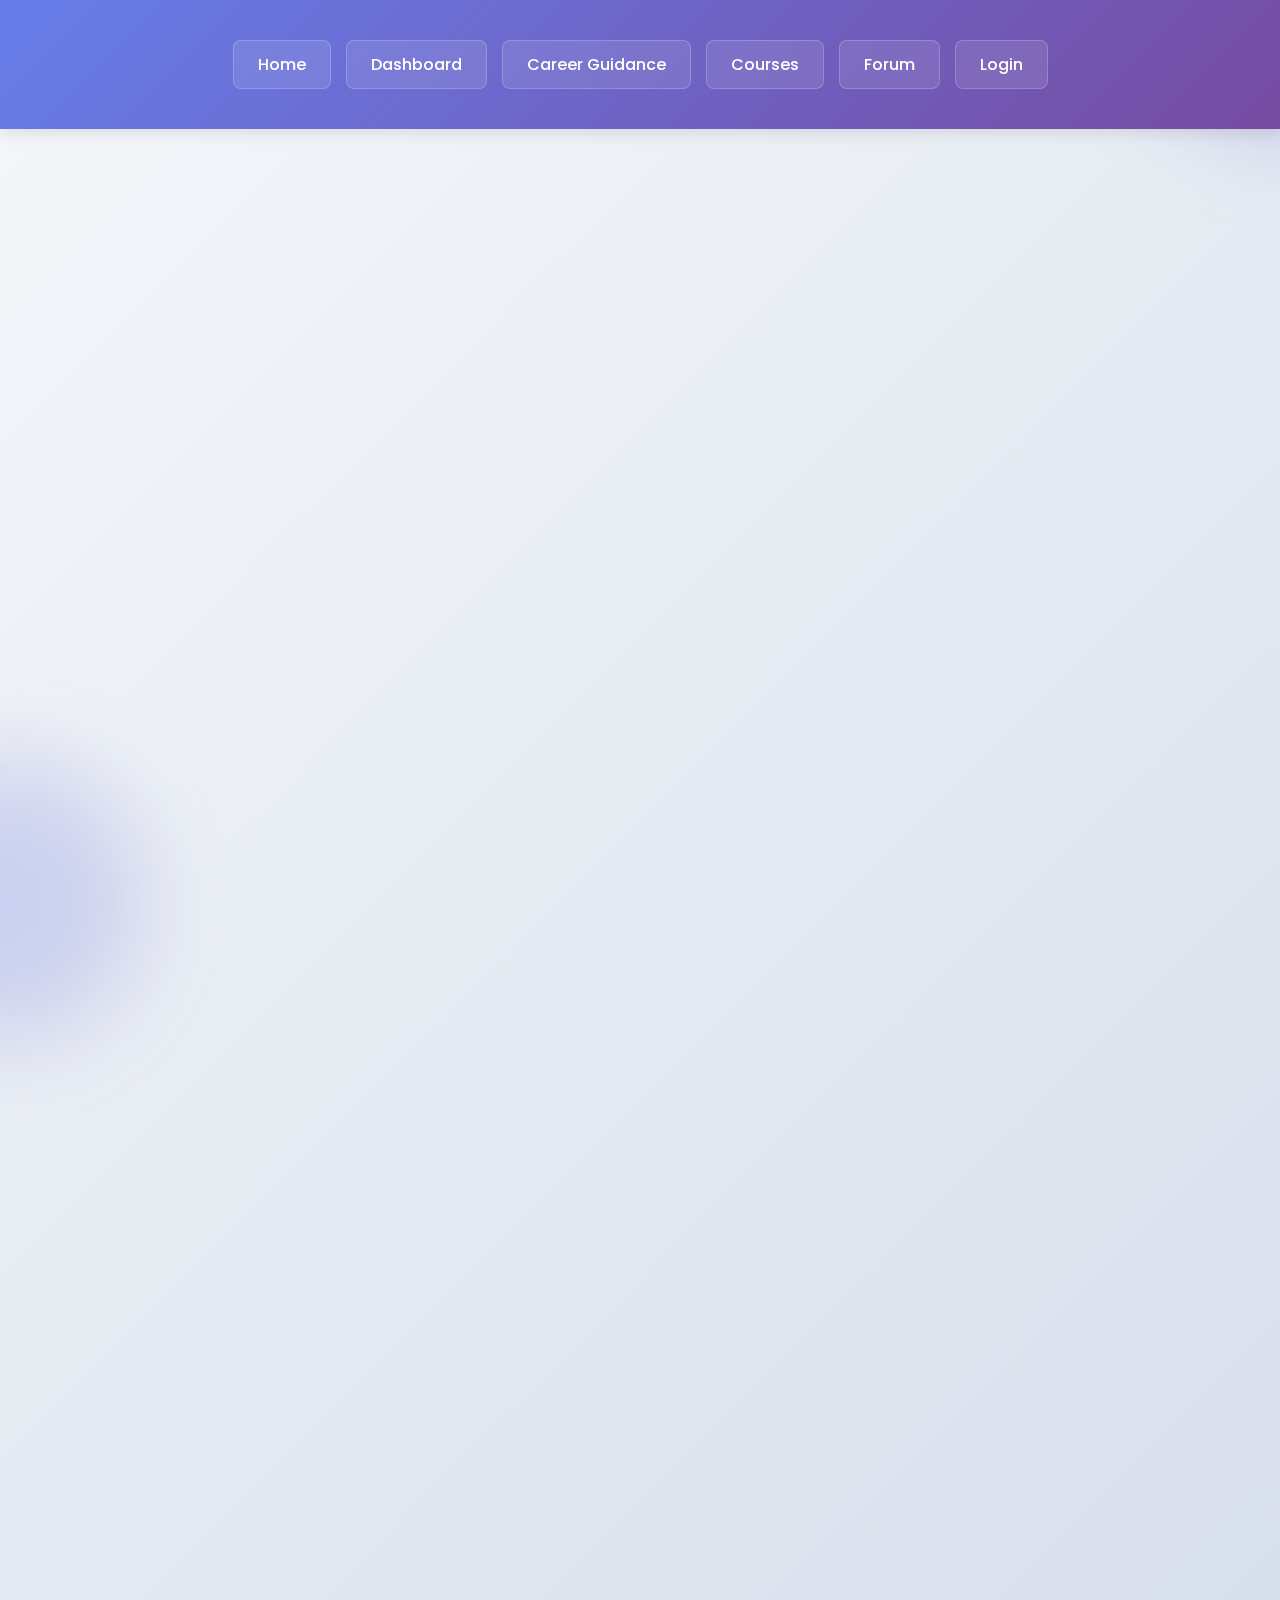
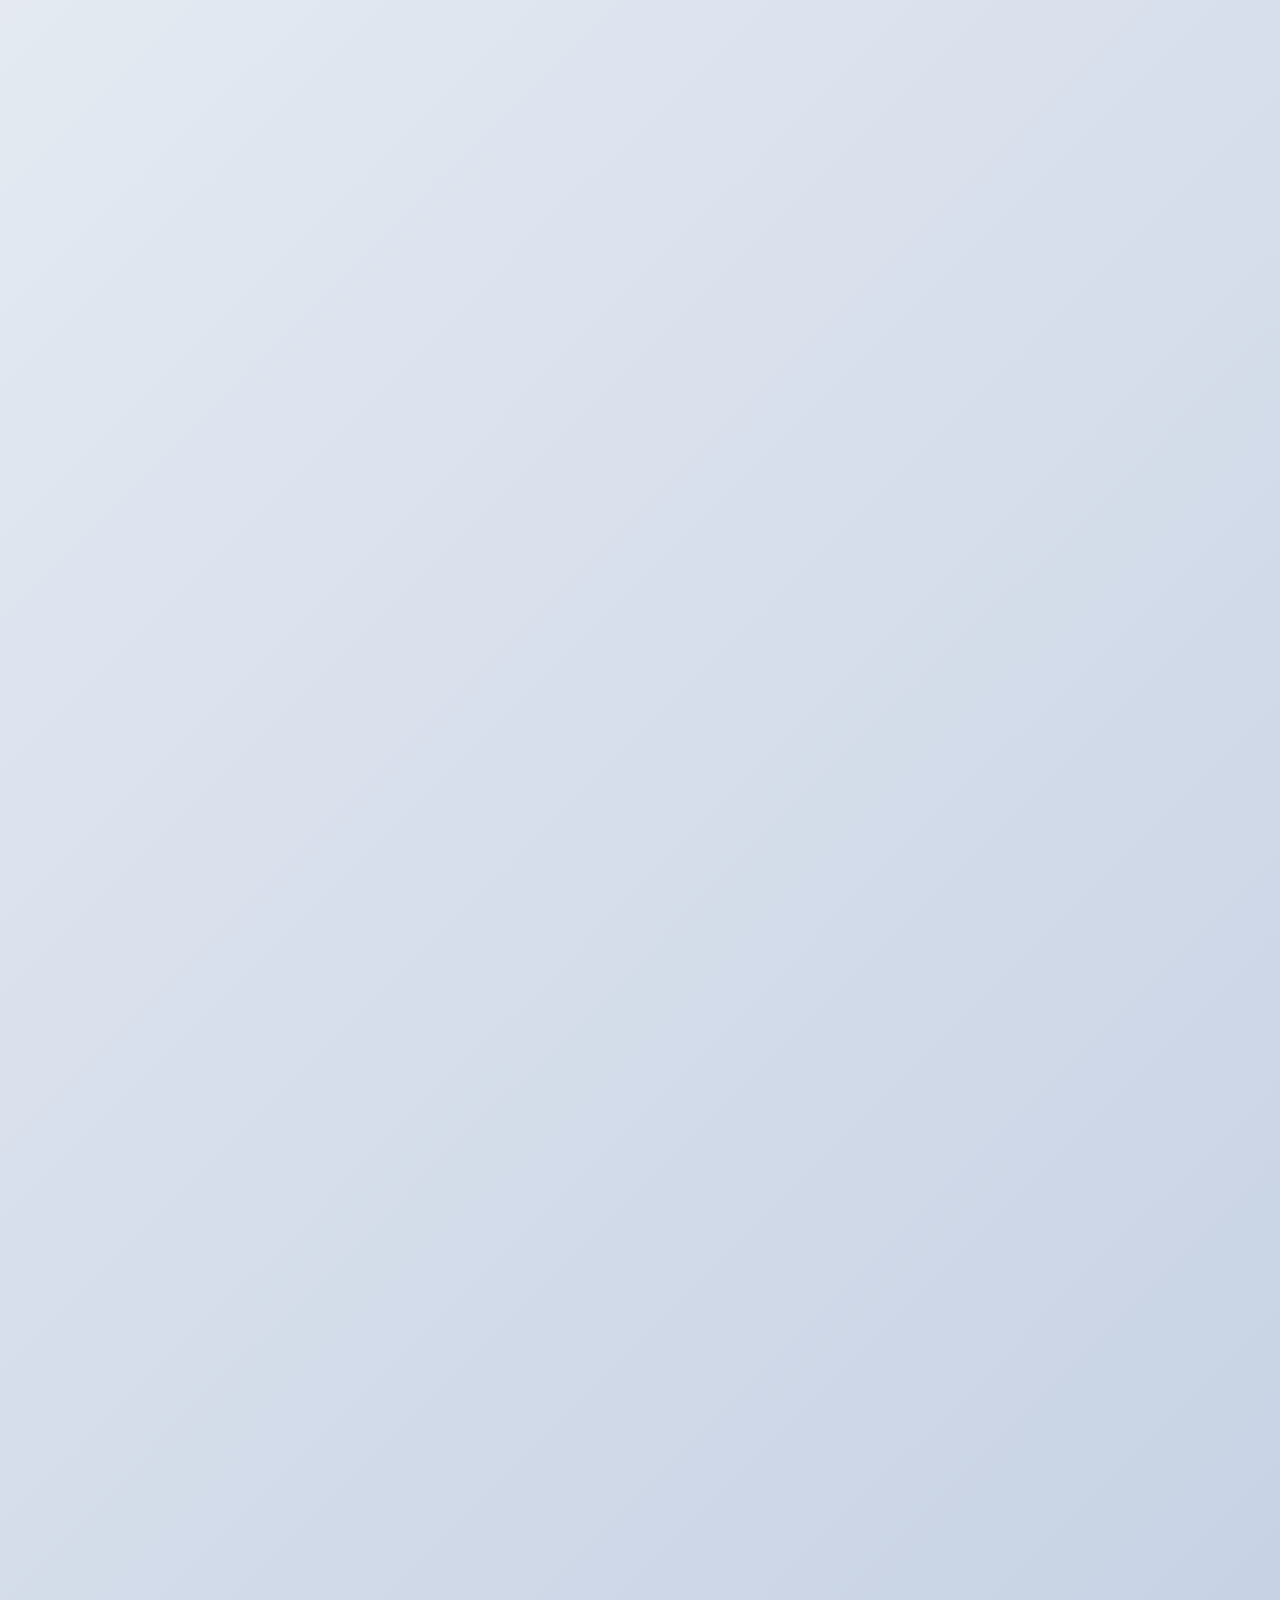
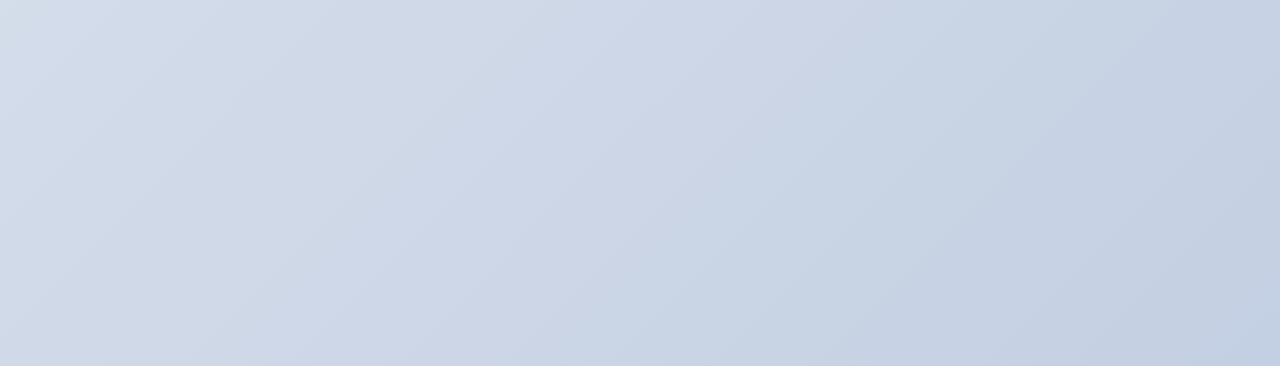
<file: frontend/public/index.html>
<!DOCTYPE html>
<html lang="en">
<head>
    <meta charset="UTF-8">
    <meta name="viewport" content="width=device-width, initial-scale=1.0">
    <title>AI-driven Smart Education</title>
    <link rel="stylesheet" href="styles.css">
    <link href="https://fonts.googleapis.com/css2?family=Poppins:wght@300;400;500;600;700&display=swap" rel="stylesheet">
</head>
<body>
    <div class="decorative-circle"></div>
    <div class="decorative-circle"></div>
    <header>
        <nav>
            <ul>
                <li><a href="#home">Home</a></li>
            <li><a href="#dashboard">Dashboard</a></li>
            <li><a href="#career-guidance">Career Guidance</a></li>
            <li><a href="#courses">Courses</a></li>
            <li><a href="#forum">Forum</a></li>
            <li><a href="Login/MordenLogin.html" id="login-button" target="_blank">Login</a></li>
                
            </ul>
        </nav>
    </header>

    <section id="home">
        <div class="home-content">
            <div class="text-content">
                <h1>Welcome to AI-driven Smart Education</h1>
                <p>Personalized Career Guidance for Your Future.Navigating your career path can be both exciting and daunting. To shape your future, start by assessing yourself: understanding your strengths, weaknesses, values, and interests is crucial. Tools like the Myers-Briggs Type Indicator or the Holland Code (RIASEC) can offer valuable insights. Next, research industries and roles that align with your skills and passions. Utilizing resources like LinkedIn, industry-specific websites, and attending career fairs can provide a wealth of information.</p>
            </div>
            <div class="image-content">
                <img src="images/student.jpg" alt="Blended Education Image" class="blend-image">
            </div>
        </div>
    </section>
    
    

    <section id="career-guidance">
        <h2>Career Guidance</h2>
        <p>Discover your potential and shape your career with AI-powered insights.</p>
        <div class="guidance-container">
            <div class="guidance-card">
                <h3>Career Assessment</h3>
                <p>
                    Take a personalized career test to evaluate your skills, interests, and strengths.
                    Get recommendations tailored to your unique profile.
                </p>
                <a href="CareerAssesment/CareerAssist.html" class="action-button assessment-button" target="_blank">Start Assessment</a>
            </div>
            <div class="guidance-card">
                <h3>Trending Careers</h3>
                <p>
                    Explore in-demand careers in fields like AI, data science, cybersecurity, and more.
                    Stay ahead with the latest trends and future-proof your career.
                </p>
                <a href="trendingcareers/trending-careers.html" class="action-button careers-button" target="_blank">Explore Careers</a>
            </div>
            <div class="guidance-card">
                <h3>Resume Builder</h3>
                <p>
                    Create a professional resume with expert tips and templates. Highlight your achievements to stand out in your job applications.
                </p>
                <a href="https://zety.com/resume-builder" class="action-button resume-button target="_blank">Build Resume</a>
            </div>
            <div class="guidance-card">
                <h3>Interview Preparation</h3>
                <p>
                    Access top interview questions and tips. Practice common scenarios to improve your confidence and ace your interviews.
                </p>
                <a href="https://www.themuse.com/advice/interview-questions-and-answers" class="action-button prepare-button" target="_blank">Prepare Now</a>
            </div>
        </div>
    </section>
    

    <section id="courses">
        <h2>Courses</h2>
        <p>Browse and enroll in courses to enhance your skills and knowledge.</p>
        <div class="course-container">
            <div class="course-card">
                <h3>Machine Learning Specialization</h3>
                <p>Master machine learning techniques and applications.</p>
                <a href="https://www.coursera.org/specializations/machine-learning" class="action-button enroll-button" target="_blank">Enroll Now</a>
            </div>
            <div class="course-card">
                <h3>Web Development Bootcamp</h3>
                <p>Learn to build websites from scratch with this complete bootcamp.</p>
                <a href="https://www.udemy.com/course/the-complete-web-development-bootcamp/" class="action-button enroll-button" target="_blank">Enroll Now</a>
            </div>
            <div class="course-card">
                <h3>CS50: Introduction to Computer Science</h3>
                <p>Understand computer science fundamentals with Harvard's popular course.</p>
                <a href="https://www.edx.org/course/cs50s-introduction-to-computer-science" class="action-button enroll-button" target="_blank">Enroll Now</a>
            </div>
            <div class="course-card">
                <h3>Python: Getting Started</h3>
                <p>Dive into Python programming with practical examples.</p>
                <a href="https://www.pluralsight.com/courses/python-getting-started" class="action-button enroll-button" target="_blank">Enroll Now</a>
            </div>
            
        </div>
    </section>

    <section id="ask-question">
        <h3>Ask a Question</h3>
        <form id="question-form">
            <input type="text" id="question-title" placeholder="Enter your question" required>
            <button type="submit" id="submit-question">Submit</button>
        </form>
        <div id="chat-response"></div>
    </section>
    

    
   

</body>
</html>
</file>
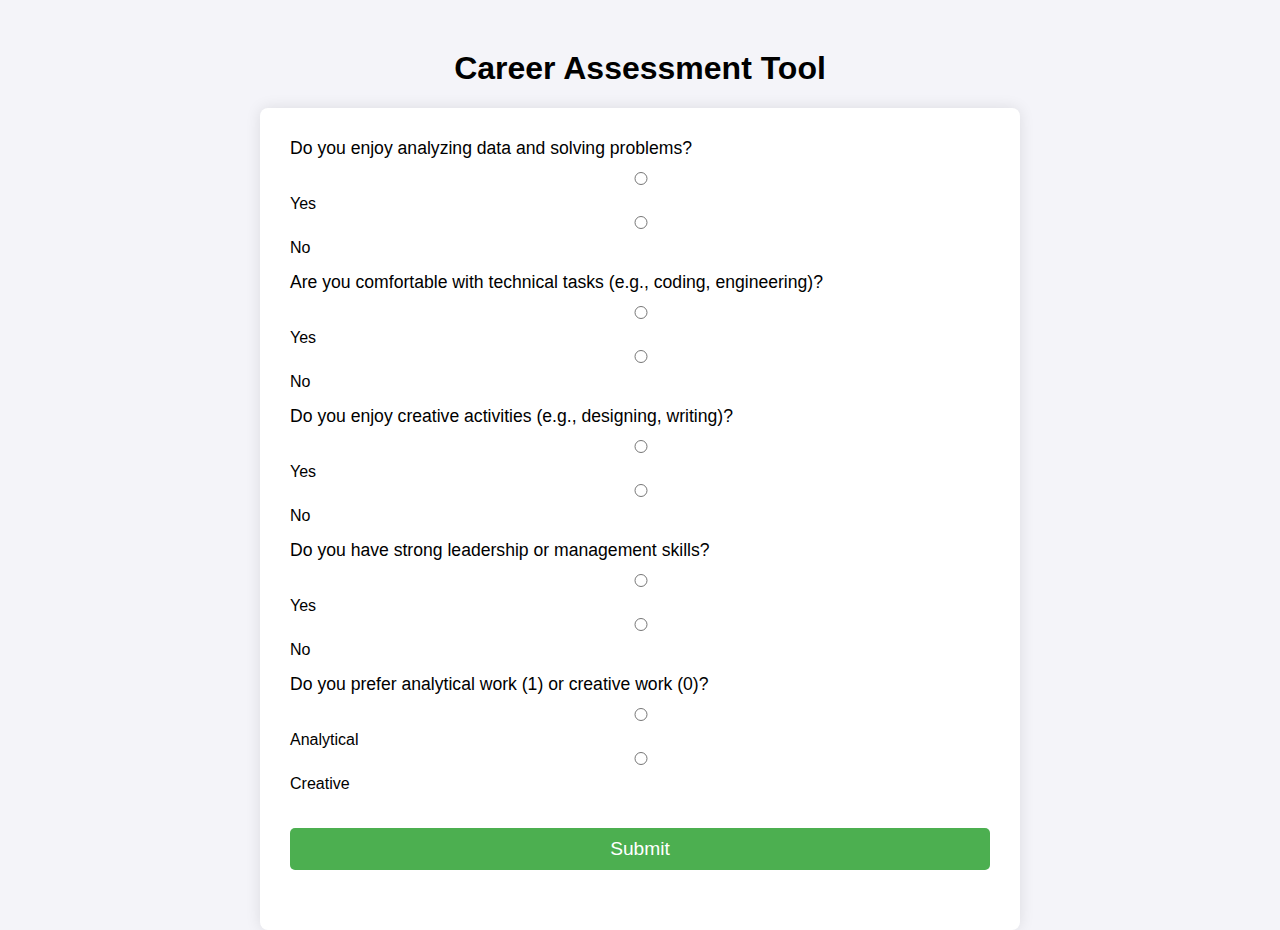
<file: frontend/public/CareerAssesment/CareerAssist.html>
<!DOCTYPE html>
<html lang="en">
<head>
    <meta charset="UTF-8">
    <meta name="viewport" content="width=device-width, initial-scale=1.0">
    <title>Career Assessment</title>
    <link rel="stylesheet" href="CareerAssist.css">
</head>
<body>
    

    <section id="home">
        <h1>Career Assessment Tool</h1>
        <div class="container">
            <form id="assessmentForm">
                <div class="form-group">
                    <label>Do you enjoy analyzing data and solving problems?</label>
                    <input type="radio" name="analyticalSkills" value="1"> Yes
                    <input type="radio" name="analyticalSkills" value="0"> No
                </div>

                <div class="form-group">
                    <label>Are you comfortable with technical tasks (e.g., coding, engineering)?</label>
                    <input type="radio" name="technicalKnowledge" value="1"> Yes
                    <input type="radio" name="technicalKnowledge" value="0"> No
                </div>

                <div class="form-group">
                    <label>Do you enjoy creative activities (e.g., designing, writing)?</label>
                    <input type="radio" name="creativity" value="1"> Yes
                    <input type="radio" name="creativity" value="0"> No
                </div>

                <div class="form-group">
                    <label>Do you have strong leadership or management skills?</label>
                    <input type="radio" name="leadership" value="1"> Yes
                    <input type="radio" name="leadership" value="0"> No
                </div>

                <div class="form-group">
                    <label>Do you prefer analytical work (1) or creative work (0)?</label>
                    <input type="radio" name="preferredWorkType" value="1"> Analytical
                    <input type="radio" name="preferredWorkType" value="0"> Creative
                </div>

                <button type="submit" class="submit-btn">Submit</button>
            </form>

            <div id="result"></div>
        </div>
    </section>

    <script src="app.js"></script>
</body>
</html>
</file>
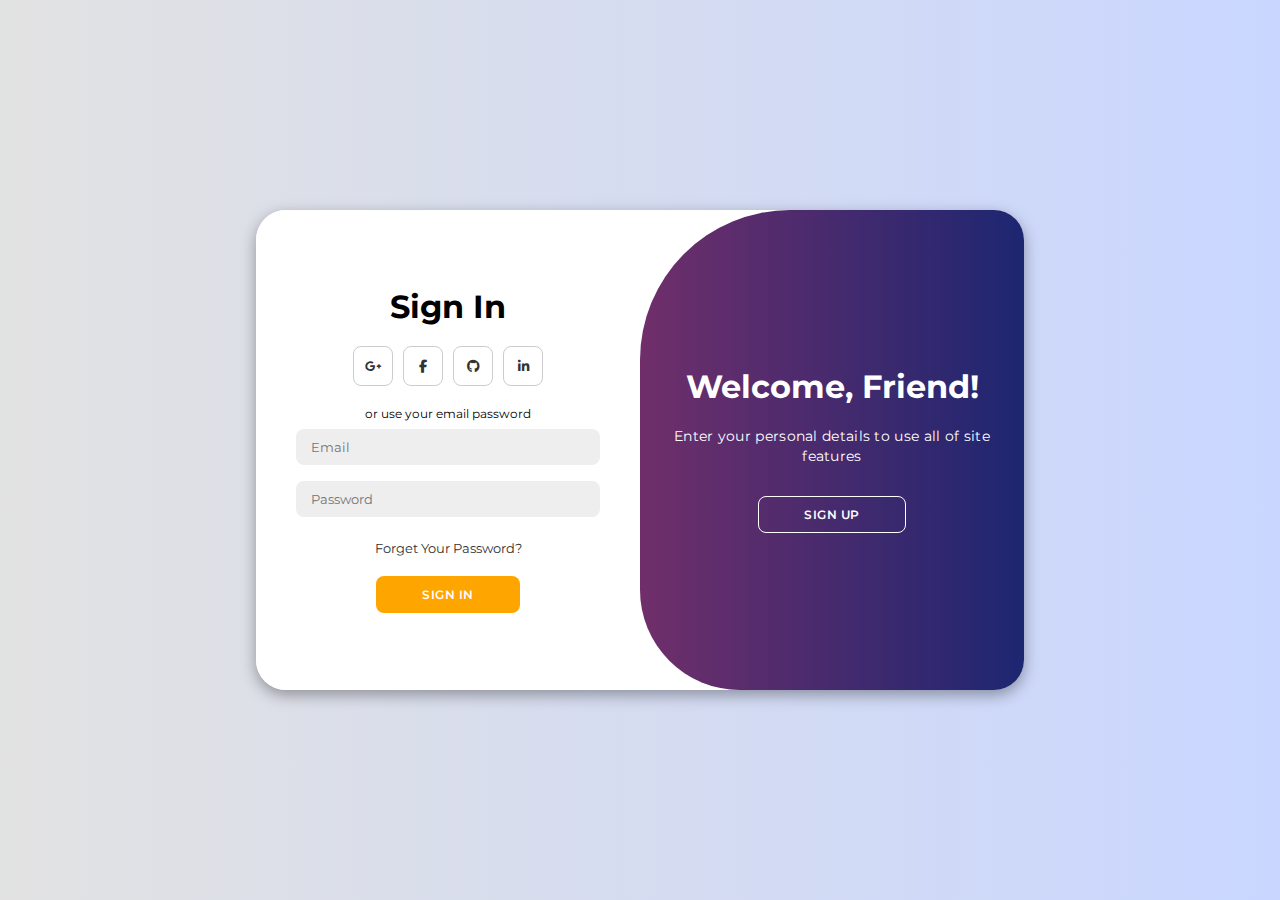
<file: frontend/public/Login/MordenLogin.html>
<!DOCTYPE html>
<html lang="en">

<head>
    <meta charset="UTF-8">
    <meta name="viewport" content="width=device-width, initial-scale=1.0">
    <link rel="stylesheet" href="https://cdnjs.cloudflare.com/ajax/libs/font-awesome/6.4.2/css/all.min.css">
    <link rel="stylesheet" href="style.css">
    <title>Modern Login Page</title>
</head>

<body>

    <div class="container" id="container">
        <div class="form-container sign-up">
            <form>
                <h1>Create Account</h1>
                <div class="social-icons">
                    <a href="#" class="icon"><i class="fa-brands fa-google-plus-g"></i></a>
                    <a href="#" class="icon"><i class="fa-brands fa-facebook-f"></i></a>
                    <a href="#" class="icon"><i class="fa-brands fa-github"></i></a>
                    <a href="#" class="icon"><i class="fa-brands fa-linkedin-in"></i></a>
                </div>
                <span>or use your email for registration</span>
                <input type="text" placeholder="Name">
                <input type="email" placeholder="Email">
                <input type="password" placeholder="Password">
                <button type="button" id="signupButton">Sign Up</button>
            </form>
        </div>
        <div class="form-container sign-in">
            <form id="loginForm">
                <h1>Sign In</h1>
                <div class="social-icons">
                    <a href="#" class="icon"><i class="fa-brands fa-google-plus-g"></i></a>
                    <a href="#" class="icon"><i class="fa-brands fa-facebook-f"></i></a>
                    <a href="#" class="icon"><i class="fa-brands fa-github"></i></a>
                    <a href="#" class="icon"><i class="fa-brands fa-linkedin-in"></i></a>
                </div>
                <span>or use your email password</span>
                <input type="email" placeholder="Email" required>
                <input type="password" placeholder="Password" required>
                <a href="#">Forget Your Password?</a>
                <button type="button" id="loginButton">Sign In</button>
            </form>
        </div>
        <div class="toggle-container">
            <div class="toggle">
                <div class="toggle-panel toggle-left">
                    <h1>Welcome Back!</h1>
                    <p>Enter your personal details to use all of site features</p>
                    <button class="hidden" id="login">Sign In</button>
                </div>
                <div class="toggle-panel toggle-right">
                    <h1>Welcome, Friend!</h1>
                    <p>Enter your personal details to use all of site features</p>
                    <button class="hidden" id="register">Sign Up</button>
                </div>
            </div>
        </div>
    </div>

    <script src="script.js"></script>
</body>

</html>
</file>
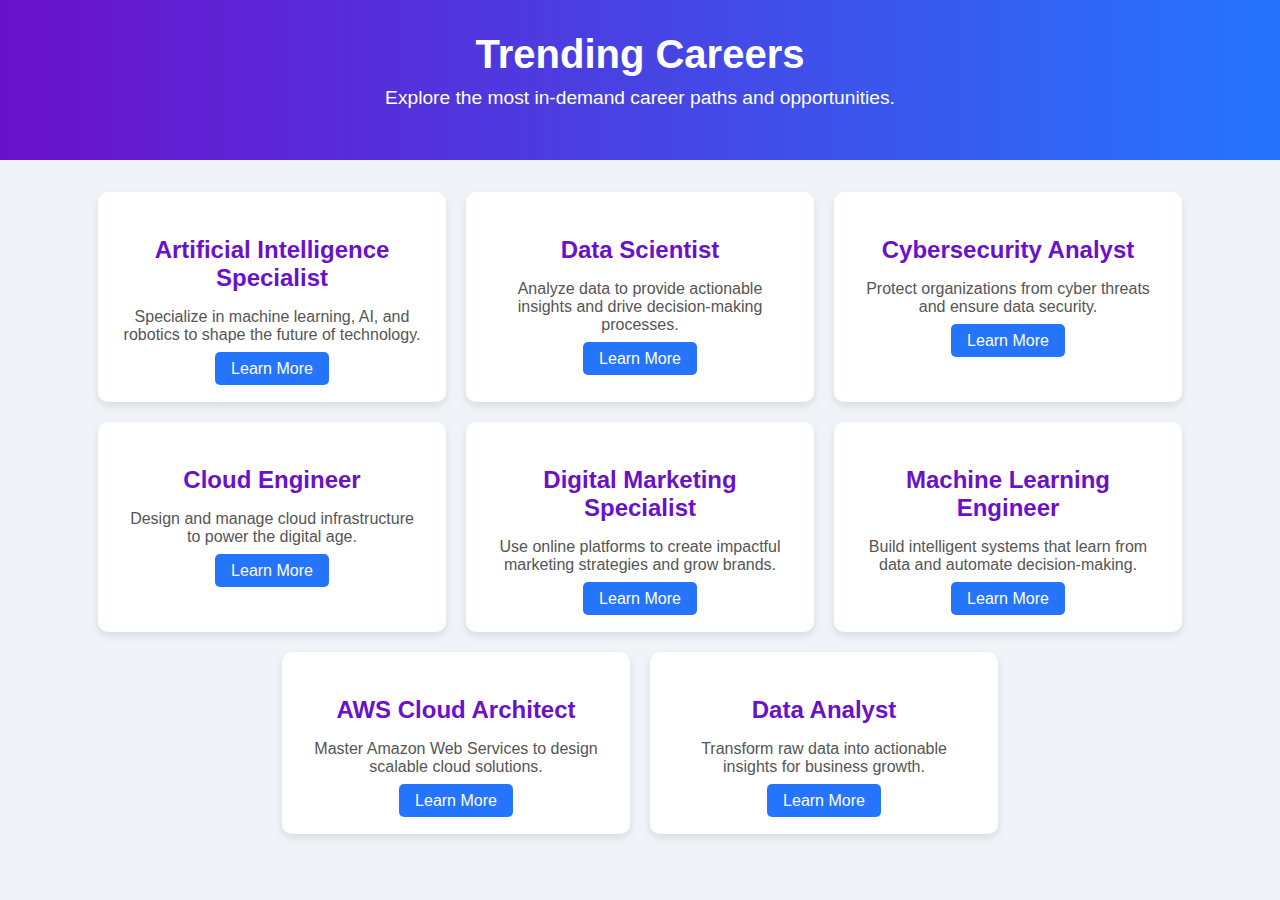
<file: frontend/public/trendingcareers/trending-careers.html>
<!DOCTYPE html>
<html lang="en">
<head>
    <meta charset="UTF-8">
    <meta name="viewport" content="width=device-width, initial-scale=1.0">
    <title>Trending Careers</title>
    <link rel="stylesheet" href="trending-careers.css">
</head>
<body>
    <header>
        <h1>Trending Careers</h1>
        <p>Explore the most in-demand career paths and opportunities.</p>
    </header>

    <main>
        <section class="careers-container">
            <div class="career-card">
                <h2>Artificial Intelligence Specialist</h2>
                <p>Specialize in machine learning, AI, and robotics to shape the future of technology.</p>
                <a href="https://www.ibm.com/artificial-intelligence" target="_blank">Learn More</a>
            </div>
            <div class="career-card">
                <h2>Data Scientist</h2>
                <p>Analyze data to provide actionable insights and drive decision-making processes.</p>
                <a href="https://www.datascience.com" target="_blank">Learn More</a>
            </div>
            <div class="career-card">
                <h2>Cybersecurity Analyst</h2>
                <p>Protect organizations from cyber threats and ensure data security.</p>
                <a href="https://www.cyberseek.org/" target="_blank">Learn More</a>
            </div>
            <div class="career-card">
                <h2>Cloud Engineer</h2>
                <p>Design and manage cloud infrastructure to power the digital age.</p>
                <a href="https://aws.amazon.com/careers/" target="_blank">Learn More</a>
            </div>
            <div class="career-card">
                <h2>Digital Marketing Specialist</h2>
                <p>Use online platforms to create impactful marketing strategies and grow brands.</p>
                <a href="https://www.hubspot.com/resources/digital-marketing" target="_blank">Learn More</a>
            </div>
            <div class="career-card">
                <h2>Machine Learning Engineer</h2>
                <p>Build intelligent systems that learn from data and automate decision-making.</p>
                <a href="https://www.coursera.org/specializations/machine-learning" target="_blank">Learn More</a>
            </div>
            <div class="career-card">
                <h2>AWS Cloud Architect</h2>
                <p>Master Amazon Web Services to design scalable cloud solutions.</p>
                <a href="https://aws.amazon.com/training/architect/" target="_blank">Learn More</a>
            </div>
            <div class="career-card">
                <h2>Data Analyst</h2>
                <p>Transform raw data into actionable insights for business growth.</p>
                <a href="https://www.udacity.com/course/data-analyst-nanodegree--nd002" target="_blank">Learn More</a>
            </div>
        </section>
    </main>


</body>
</html>
</file>
<file: frontend/public/styles.css>
/* Global Styles */
body {
    font-family: 'Poppins', sans-serif;
    background: linear-gradient(135deg, #f5f7fa 0%, #c3cfe2 100%);
    min-height: 100vh;
    margin: 0;
    padding: 0;
}

/* Header - Enhanced Styling */
header {
    background: linear-gradient(135deg, #667eea 0%, #764ba2 100%);
    padding: 1.5em 0;
    position: sticky;
    top: 0;
    z-index: 1000;
    box-shadow: 0 4px 15px rgba(0, 0, 0, 0.1);
}

/* Navigation Bar */
nav {
    display: flex;
    justify-content: center;
    gap: 15px;
    padding: 1em 0;
}

nav ul {
    list-style: none;
    padding: 0;
    margin: 0;
    display: flex;
    gap: 15px;
}

nav ul li {
    margin: 0;
}

nav ul li a {
    position: relative;
    display: inline-block;
    color: #fff;
    font-weight: 500;
    padding: 0.7em 1.5em;
    background: rgba(255, 255, 255, 0.1);
    backdrop-filter: blur(10px);
    border: 1px solid rgba(255, 255, 255, 0.2);
    border-radius: 8px;
    text-decoration: none;
    transition: all 0.3s ease, transform 0.3s ease;
}

/* Hover Effects */
nav ul li a:hover {
    background: rgba(255, 255, 255, 0.2);
    transform: translateY(-5px) scale(1.05);
    box-shadow: 0 8px 15px rgba(0, 0, 0, 0.3);
}

/* Highlight Underline Effect */
nav ul li a::after {
    content: '';
    position: absolute;
    bottom: 5px;
    left: 50%;
    width: 0;
    height: 2px;
    background: linear-gradient(135deg, #667eea, #764ba2);
    transition: all 0.3s ease;
    transform: translateX(-50%);
}

nav ul li a:hover::after {
    width: 80%;
}


/* Section - Glass Morphism with Animation */
section {
    background: rgba(255, 255, 255, 0.7);
    backdrop-filter: blur(10px);
    border: 1px solid rgba(255, 255, 255, 0.2);
    border-radius: 16px;
    margin: 2em auto;
    padding: 2em;
    box-shadow: 0 8px 32px rgba(31, 38, 135, 0.15);
    opacity: 0;
    transform: translateY(20px);
    animation: fadeIn 1.2s ease-out forwards;
}

@keyframes fadeIn {
    from {
        opacity: 0;
        transform: translateY(20px);
    }
    to {
        opacity: 1;
        transform: translateY(0);
    }
}

section h2 {
    color: #6a11cb;
    font-size: 2.5em;
    font-weight: 600;
    margin-bottom: 0.5em;
}

section p {
    font-size: 1.15em;
    line-height: 1.6;
    color: #555;
}

/* Decorative Circles - Animated */
.decorative-circle {
    position: fixed;
    width: 300px;
    height: 300px;
    border-radius: 50%;
    background: radial-gradient(circle, rgba(103, 126, 234, 0.3), rgba(118, 75, 162, 0.1));
    filter: blur(40px);
    z-index: -1;
    animation: moveCircles 10s infinite alternate ease-in-out;
}

.decorative-circle:nth-child(1) {
    top: -150px;
    right: -150px;
}

.decorative-circle:nth-child(2) {
    bottom: -150px;
    left: -150px;
}

@keyframes moveCircles {
    0% {
        transform: translate(0, 0);
    }
    100% {
        transform: translate(20px, -20px);
    }
}

/* Button Styling */
button {
    background: linear-gradient(135deg, #667eea 0%, #764ba2 100%);
    color: white;
    padding: 0.8em 2em;
    border: none;
    border-radius: 8px;
    cursor: pointer;
    font-weight: 500;
    transition: all 0.3s ease;
    box-shadow: 0 4px 15px rgba(0, 0, 0, 0.2);
}

button:hover {
    background: linear-gradient(135deg, #764ba2, #667eea);
    transform: translateY(-3px);
    box-shadow: 0 12px 30px rgba(0, 0, 0, 0.3);
}

/* Cards - Gradient Borders */
.course-card, .guidance-card {
    background: rgba(255, 255, 255, 0.9);
    border-radius: 15px;
    padding: 1.5em;
    box-shadow: 0 8px 32px rgba(31, 38, 135, 0.1);
    border: 2px solid transparent;
    background: linear-gradient(to bottom, #fff, #fff) padding-box,
                linear-gradient(135deg, #667eea, #764ba2) border-box;
    position: relative;
    transition: all 0.3s ease;
}

.course-card:hover, .guidance-card:hover {
    transform: translateY(-5px);
    box-shadow: 0 15px 45px rgba(103, 126, 234, 0.3);
}

/* Scrollbar */
::-webkit-scrollbar {
    width: 10px;
}

::-webkit-scrollbar-track {
    background: rgba(255, 255, 255, 0.1);
}

::-webkit-scrollbar-thumb {
    background: linear-gradient(135deg, #764ba2, #667eea);
    border-radius: 5px;
    border: 2px solid rgba(255, 255, 255, 0.5);
}

/* Media Queries */
@media (max-width: 768px) {
    .course-container, .guidance-container {
        flex-direction: column;
        gap: 15px;
    }

    nav ul {
        flex-direction: column;
        gap: 10px;
    }

    .decorative-circle {
        display: none;
    }
}
/* General Button Styles */
.action-button {
    display: inline-block;
    padding: 0.8em 2em;
    font-size: 1em;
    font-weight: bold;
    text-align: center;
    text-decoration: none;
    color: #fff;
    border: none;
    border-radius: 8px;
    cursor: pointer;
    transition: all 0.3s ease;
    box-shadow: 0 4px 15px rgba(0, 0, 0, 0.2);
    margin: 10px 5px;
}

.action-button:hover {
    transform: translateY(-3px);
    box-shadow: 0 12px 30px rgba(0, 0, 0, 0.3);
}

/* Specific Button Styles */
.enroll-button {
    background: linear-gradient(135deg, #22c1c3, #fdbb2d);
}

.enroll-button:hover {
    background: linear-gradient(135deg, #fdbb2d, #22c1c3);
}

.assessment-button {
    background: linear-gradient(135deg, #8e2de2, #4a00e0);
}

.assessment-button:hover {
    background: linear-gradient(135deg, #4a00e0, #8e2de2);
}

.careers-button {
    background: linear-gradient(135deg, #56ab2f, #a8e063);
}

.careers-button:hover {
    background: linear-gradient(135deg, #a8e063, #56ab2f);
}

.resume-button {
    background: linear-gradient(135deg, #ff7e5f, #feb47b);
}

.resume-button:hover {
    background: linear-gradient(135deg, #feb47b, #ff7e5f);
}

.prepare-button {
    background: linear-gradient(135deg, #007991, #78ffd6);
}

.prepare-button:hover {
    background: linear-gradient(135deg, #78ffd6, #007991);
}

/* Home Section */
#home {
    display: flex;
    justify-content: space-between;
    align-items: center;
    padding: 40px;
    background: rgba(255, 255, 255, 0.7);
    backdrop-filter: blur(10px);
    border: 1px solid rgba(255, 255, 255, 0.2);
    border-radius: 16px;
    box-shadow: 0 8px 32px rgba(31, 38, 135, 0.15);
    position: relative;
    overflow: hidden;
}

#home .home-content {
    display: flex;
    justify-content: space-between;
    align-items: center;
    width: 100%;
    gap: 20px;
}

#home .text-content {
    flex: 1;
}

#home .text-content h1 {
    font-size: 2.5em;
    color: #6a11cb;
    margin-bottom: 10px;
}

#home .text-content p {
    font-size: 1.2em;
    color: #555;
}

/* Image Content - Stretch to Half of Section */
#home .image-content {
    flex: 1;
    display: flex;
    justify-content: center;
    position: relative;
}

#home .blend-image {
    width: 100%; /* Stretch the image to 100% of its container */
    height: 100%; /* Ensure the image covers the full height */
    object-fit: cover; /* Ensure the image covers without distortion */
    border-radius: 16px;
    position: relative;
    opacity: 0.8;
    filter: blur(2px);
    box-shadow: 0 8px 32px rgba(31, 38, 135, 0.2);
    transition: all 0.3s ease;
}

/* Hover Effect */
#home .blend-image:hover {
    opacity: 1;
    filter: blur(0);
    transform: scale(1.05);
    box-shadow: 0 15px 45px rgba(31, 38, 135, 0.3);
}

/* Mask for Blending */
#home .blend-image {
    -webkit-mask-image: linear-gradient(to right, rgba(0, 0, 0, 0), rgba(0, 0, 0, 1));
    mask-image: linear-gradient(to right, rgba(0, 0, 0, 0), rgba(0, 0, 0, 1));
}

/* Responsive Design */
@media (max-width: 768px) {
    #home {
        flex-direction: column;
        align-items: flex-start;
    }
    #home .image-content {
        justify-content: center;
        width: 100%;
    }
    #home .blend-image {
        width: 100%; /* Make image take full width on small screens */
        height: auto;
    }
}
</file>
<file: frontend/public/CareerAssesment/CareerAssist.css>
body {
    font-family: Arial, sans-serif;
    background-color: #f4f4f9;
    margin: 0;
}

header {
    background-color: #333;
    padding: 10px;
    color: white;
    text-align: center;
}

nav ul {
    list-style: none;
    padding: 0;
}

nav ul li {
    display: inline;
    margin: 0 15px;
}

nav ul li a {
    color: white;
    text-decoration: none;
    font-size: 1.2em;
}

h1 {
    text-align: center;
    margin-top: 50px;
}

.container {
    background-color: white;
    padding: 30px;
    width: 80%;
    max-width: 700px;
    margin: 0 auto;
    box-shadow: 0 0 15px rgba(0, 0, 0, 0.1);
    border-radius: 8px;
}

form {
    display: flex;
    flex-direction: column;
    gap: 15px;
}

.form-group {
    display: flex;
    flex-direction: column;
}

label {
    font-size: 1.1em;
    margin-bottom: 10px;
}

input[type="radio"] {
    margin-bottom: 10px;
}

.submit-btn {
    background-color: #4CAF50;
    color: white;
    padding: 10px 20px;
    border: none;
    border-radius: 5px;
    cursor: pointer;
    font-size: 1.2em;
    margin-top: 20px;
}

.submit-btn:hover {
    background-color: #45a049;
}

#result {
    margin-top: 30px;
    font-size: 1.2em;
    text-align: center;
    font-weight: bold;
}
</file>
<file: frontend/public/Login/style.css>
@import url('https://fonts.googleapis.com/css2?family=Montserrat:wght@300;400;500;600;700&display=swap');

*{
    margin: 0;
    padding: 0;
    box-sizing: border-box;
    font-family: 'Montserrat', sans-serif;
}

body{
    background-color: #c9d6ff;
    background: linear-gradient(to right, #e2e2e2, #c9d6ff);
    display: flex;
    align-items: center;
    justify-content: center;
    flex-direction: column;
    height: 100vh;
}

.container{
    background-color: #fff;
    border-radius: 30px;
    box-shadow: 0 5px 15px rgba(0, 0, 0, 0.35);
    position: relative;
    overflow: hidden;
    width: 768px;
    max-width: 100%;
    min-height: 480px;
}

.container p{
    font-size: 14px;
    line-height: 20px;
    letter-spacing: 0.3px;
    margin: 20px 0;
}

.container span{
    font-size: 12px;
}

.container a{
    color: #333;
    font-size: 13px;
    text-decoration: none;
    margin: 15px 0 10px;
}

.container button{
    background-color: orange;
    color: #fff;
    font-size: 12px;
    padding: 10px 45px;
    border: 1px solid transparent;
    border-radius: 8px;
    font-weight: 600;
    letter-spacing: 0.5px;
    text-transform: uppercase;
    margin-top: 10px;
    cursor: pointer;
}

.container button:hover{
    background-color: #00a1ff;
}

.container button.hidden{
    background-color: transparent;
    border-color: #fff;
}

.container form{
    background-color: #fff;
    display: flex;
    align-items: center;
    justify-content: center;
    flex-direction: column;
    padding: 0 40px;
    height: 100%;
}

.container input{
    background-color: #eee;
    border: none;
    margin: 8px 0;
    padding: 10px 15px;
    font-size: 13px;
    border-radius: 8px;
    width: 100%;
    outline: none;
}

.form-container{
    position: absolute;
    top: 0;
    height: 100%;
    transition: all 0.6s ease-in-out;
}

.sign-in{
    left: 0;
    width: 50%;
    z-index: 2;
}

.container.active .sign-in{
    transform: translateX(100%);
}

.sign-up{
    left: 0;
    width: 50%;
    opacity: 0;
    z-index: 1;
}

.container.active .sign-up{
    transform: translateX(100%);
    opacity: 1;
    z-index: 5;
    animation: move 0.6s;
}

@keyframes move{
    0%, 49.99%{
        opacity: 0;
        z-index: 1;
    }
    50%, 100%{
        opacity: 1;
        z-index: 5;
    }
}

.social-icons{
    margin: 20px 0;
}

.social-icons a{
    border: 1px solid #ccc;
    border-radius: 20%;
    display: inline-flex;
    justify-content: center;
    align-items: center;
    margin: 0 3px;
    width: 40px;
    height: 40px;
}

.toggle-container{
    position: absolute;
    top: 0;
    left: 50%;
    width: 50%;
    height: 100%;
    overflow: hidden;
    transition: all 0.6s ease-in-out;
    border-radius: 150px 0 0 100px;
    z-index: 1000;
}

.container.active .toggle-container{
    transform: translateX(-100%);
    border-radius: 0 150px 100px 0;
}

.toggle{
    background-color: linear-gradient(to left, #00a1ff, #00ff8f);
    height: 100%;
    background: linear-gradient(to right, #C33764  , #1D2671);
    color: #fff;
    position: relative;
    left: -100%;
    height: 100%;
    width: 200%;
    transform: translateX(0);
    transition: all 0.6s ease-in-out;
}

.container.active .toggle{
    transform: translateX(50%);
}

.toggle-panel{
    position: absolute;
    width: 50%;
    height: 100%;
    display: flex;
    align-items: center;
    justify-content: center;
    flex-direction: column;
    padding: 0 30px;
    text-align: center;
    top: 0;
    transform: translateX(0);
    transition: all 0.6s ease-in-out;
}

.toggle-left{
    transform: translateX(-200%);
}

.container.active .toggle-left{
    transform: translateX(0);
}

.toggle-right{
    right: 0;
    transform: translateX(0);
}

.container.active .toggle-right{
    transform: translateX(200%);
}
</file>
<file: frontend/public/trendingcareers/trending-careers.css>
/* Global Styles */
body {
    font-family: 'Roboto', Arial, sans-serif;
    margin: 0;
    padding: 0;
    background-color: #f0f4f8;
    color: #333;
}

/* Header */
header {
    text-align: center;
    background: linear-gradient(90deg, #6a11cb, #2575fc);
    color: white;
    padding: 2em 1em;
}

header h1 {
    margin: 0;
    font-size: 2.5em;
}

header p {
    font-size: 1.2em;
    margin-top: 0.5em;
}

/* Main Section */
.careers-container {
    display: flex;
    flex-wrap: wrap;
    justify-content: center;
    gap: 20px;
    padding: 2em;
}

.career-card {
    background: white;
    border-radius: 10px;
    box-shadow: 0 4px 8px rgba(0, 0, 0, 0.1);
    width: 300px;
    padding: 1.5em;
    text-align: center;
    transition: transform 0.3s ease, box-shadow 0.3s ease;
}

.career-card h2 {
    color: #6a11cb;
    margin-bottom: 0.5em;
}

.career-card p {
    font-size: 1em;
    color: #555;
    margin-bottom: 1em;
}

.career-card a {
    text-decoration: none;
    background-color: #2575fc;
    color: white;
    padding: 0.5em 1em;
    border-radius: 5px;
    font-size: 1em;
    transition: background-color 0.3s ease, transform 0.2s ease;
}

.career-card a:hover {
    background-color: #6a11cb;
    transform: scale(1.05);
}

.career-card:hover {
    transform: translateY(-5px);
    box-shadow: 0 8px 16px rgba(0, 0, 0, 0.2);
}

/* Footer */
footer {
    text-align: center;
    padding: 1em 0;
    background-color: #2575fc;
    color: white;
    font-size: 0.9em;
}
</file>
